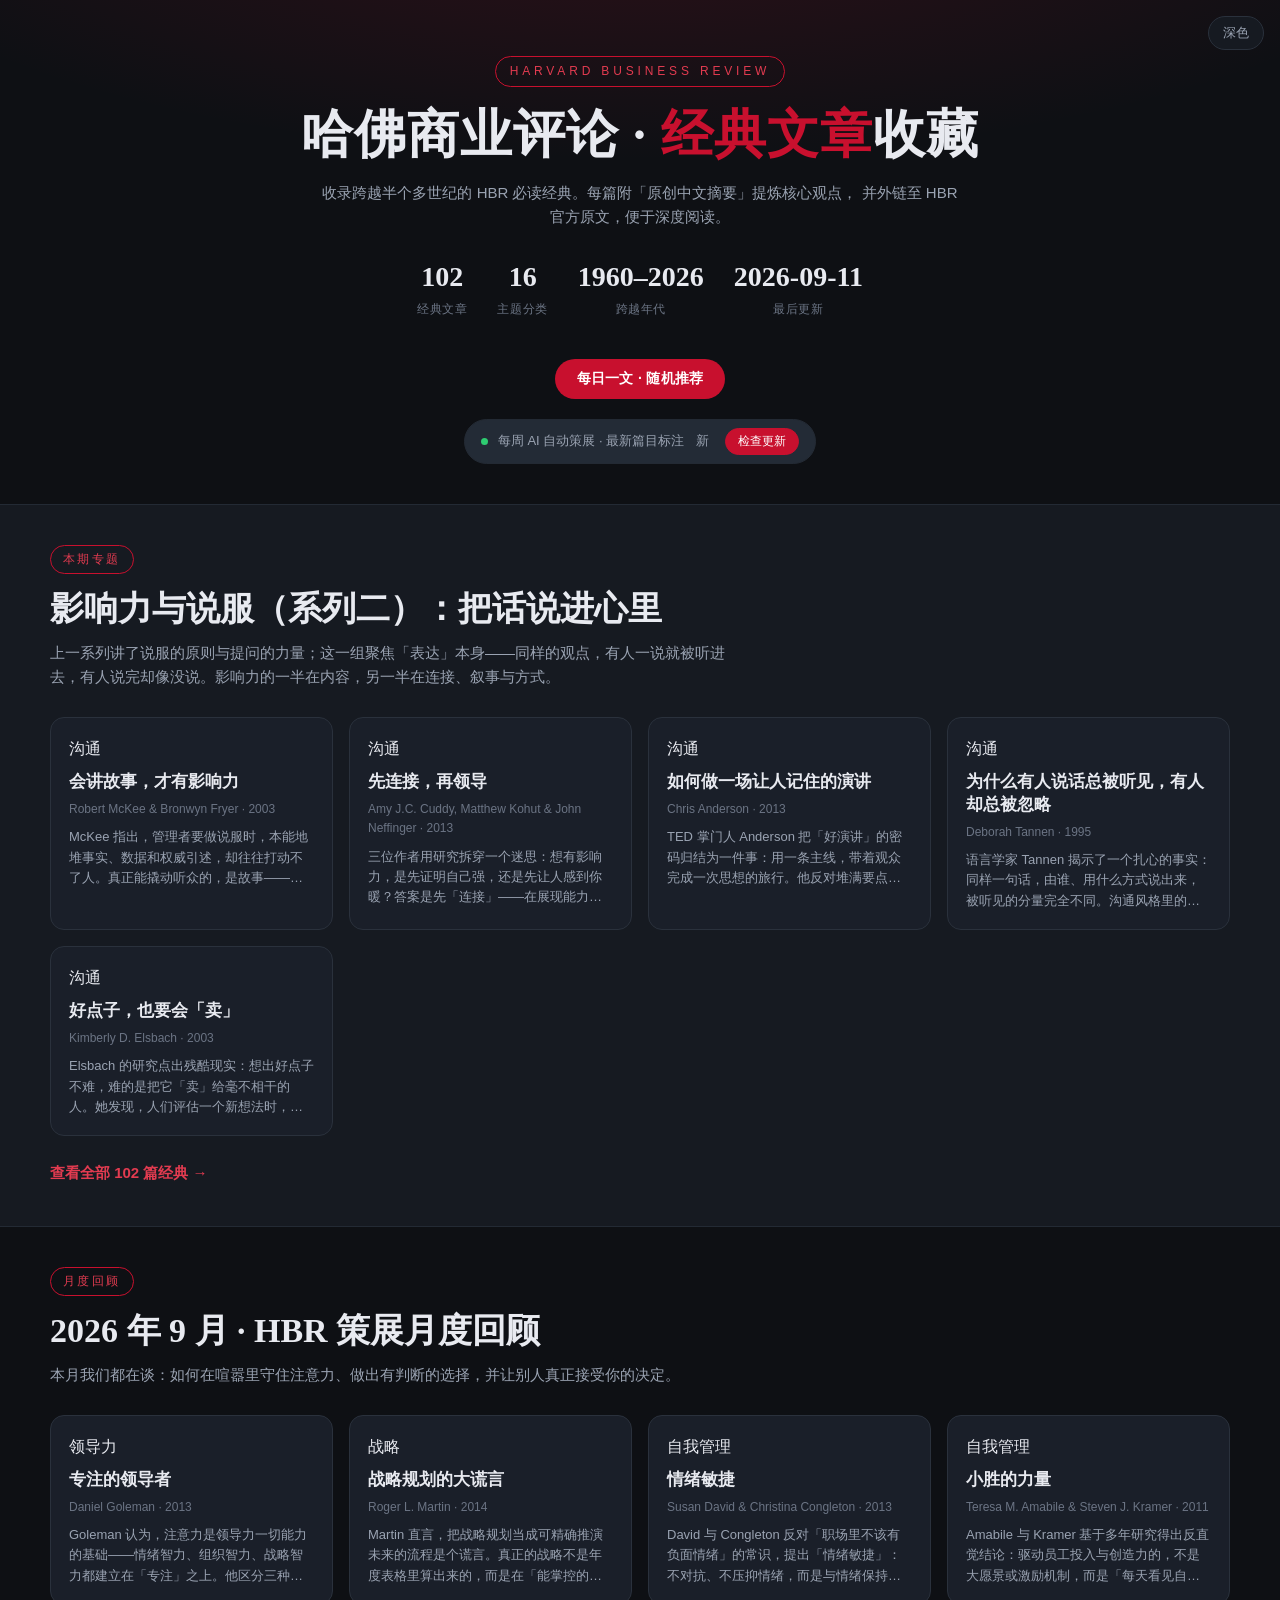
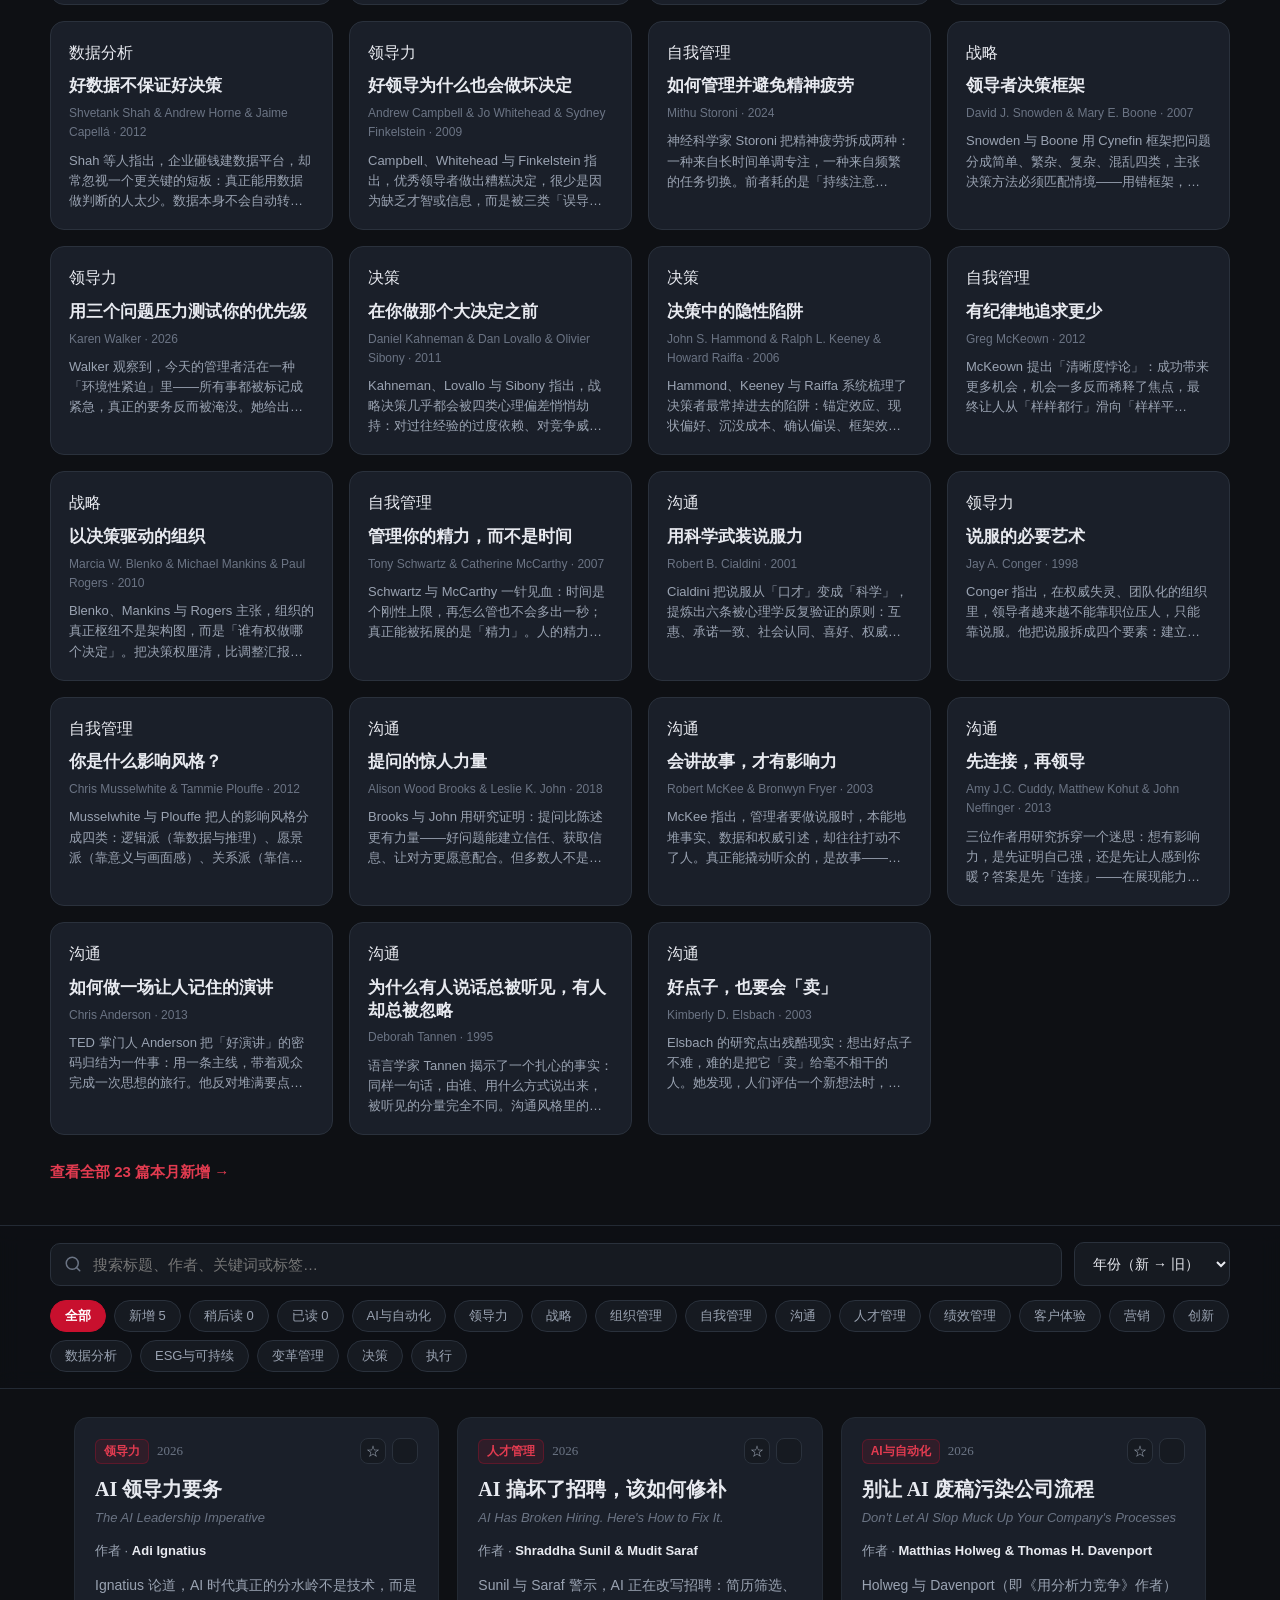
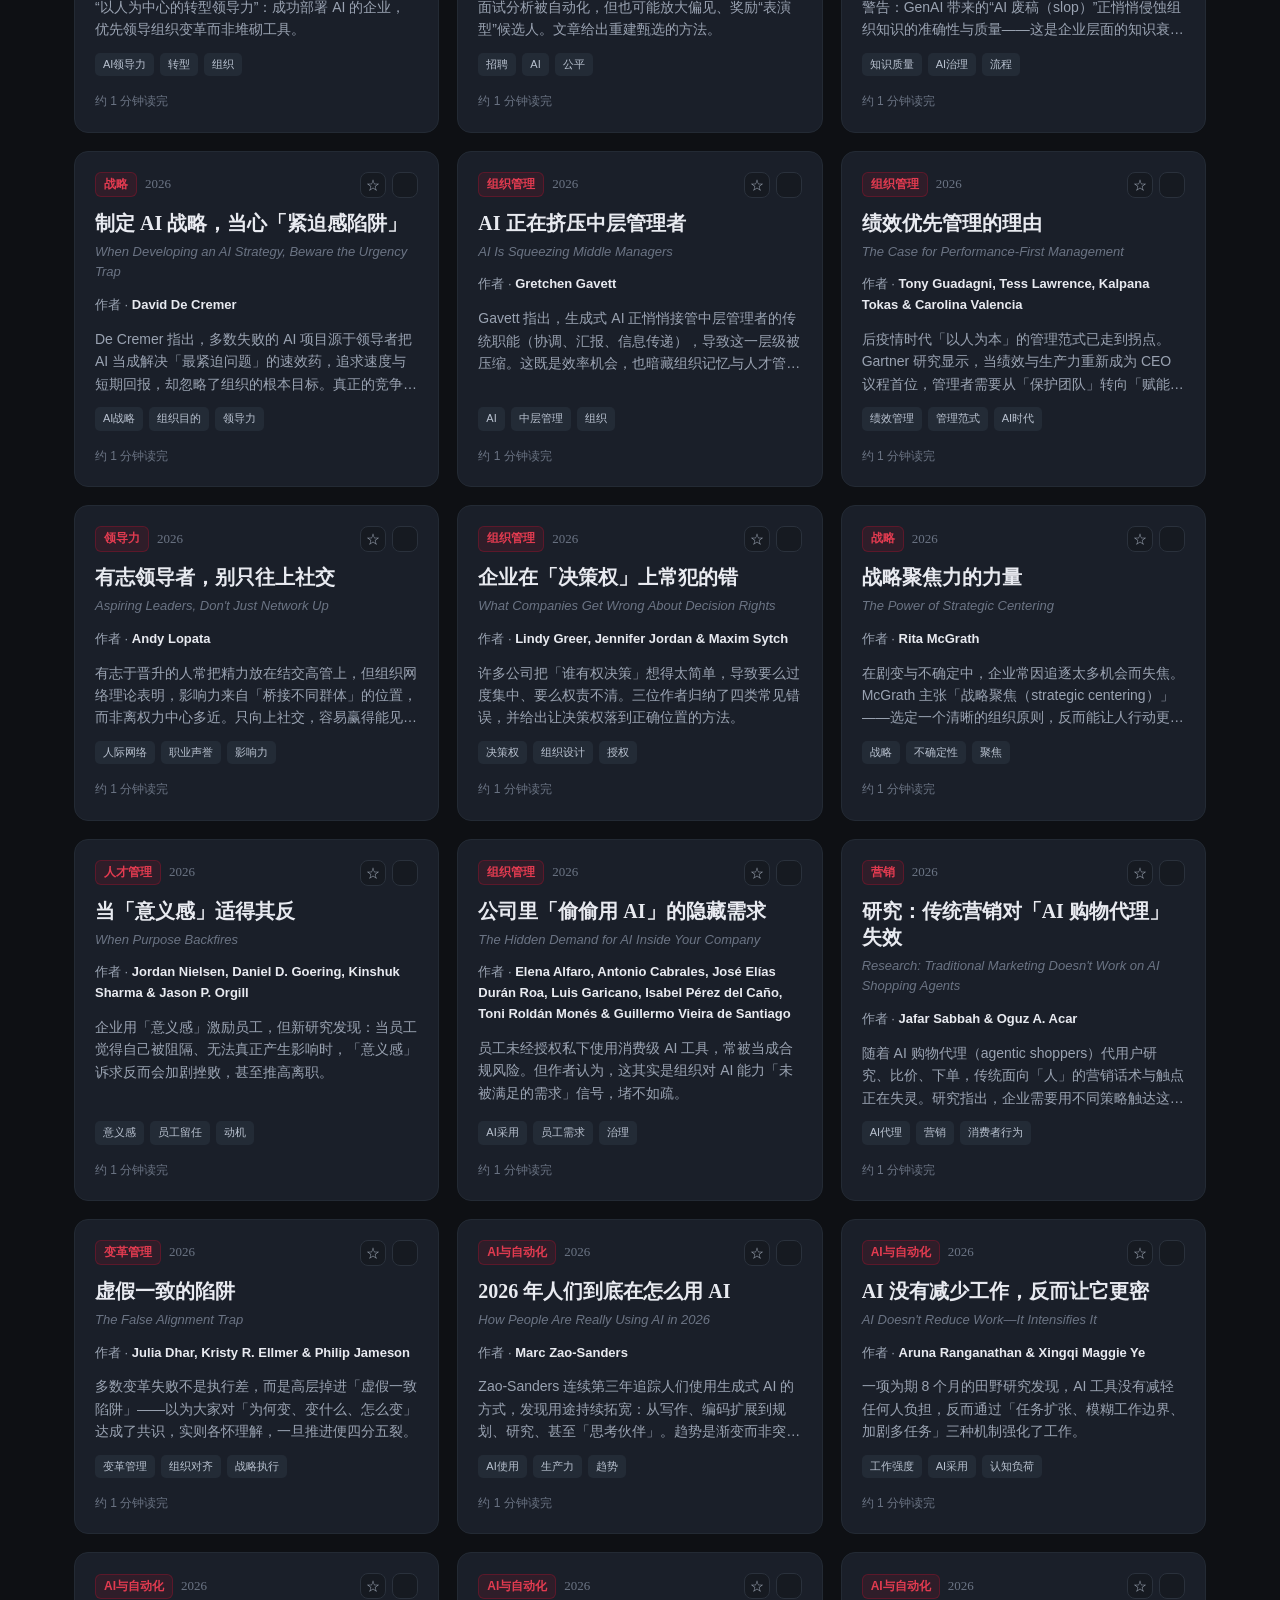
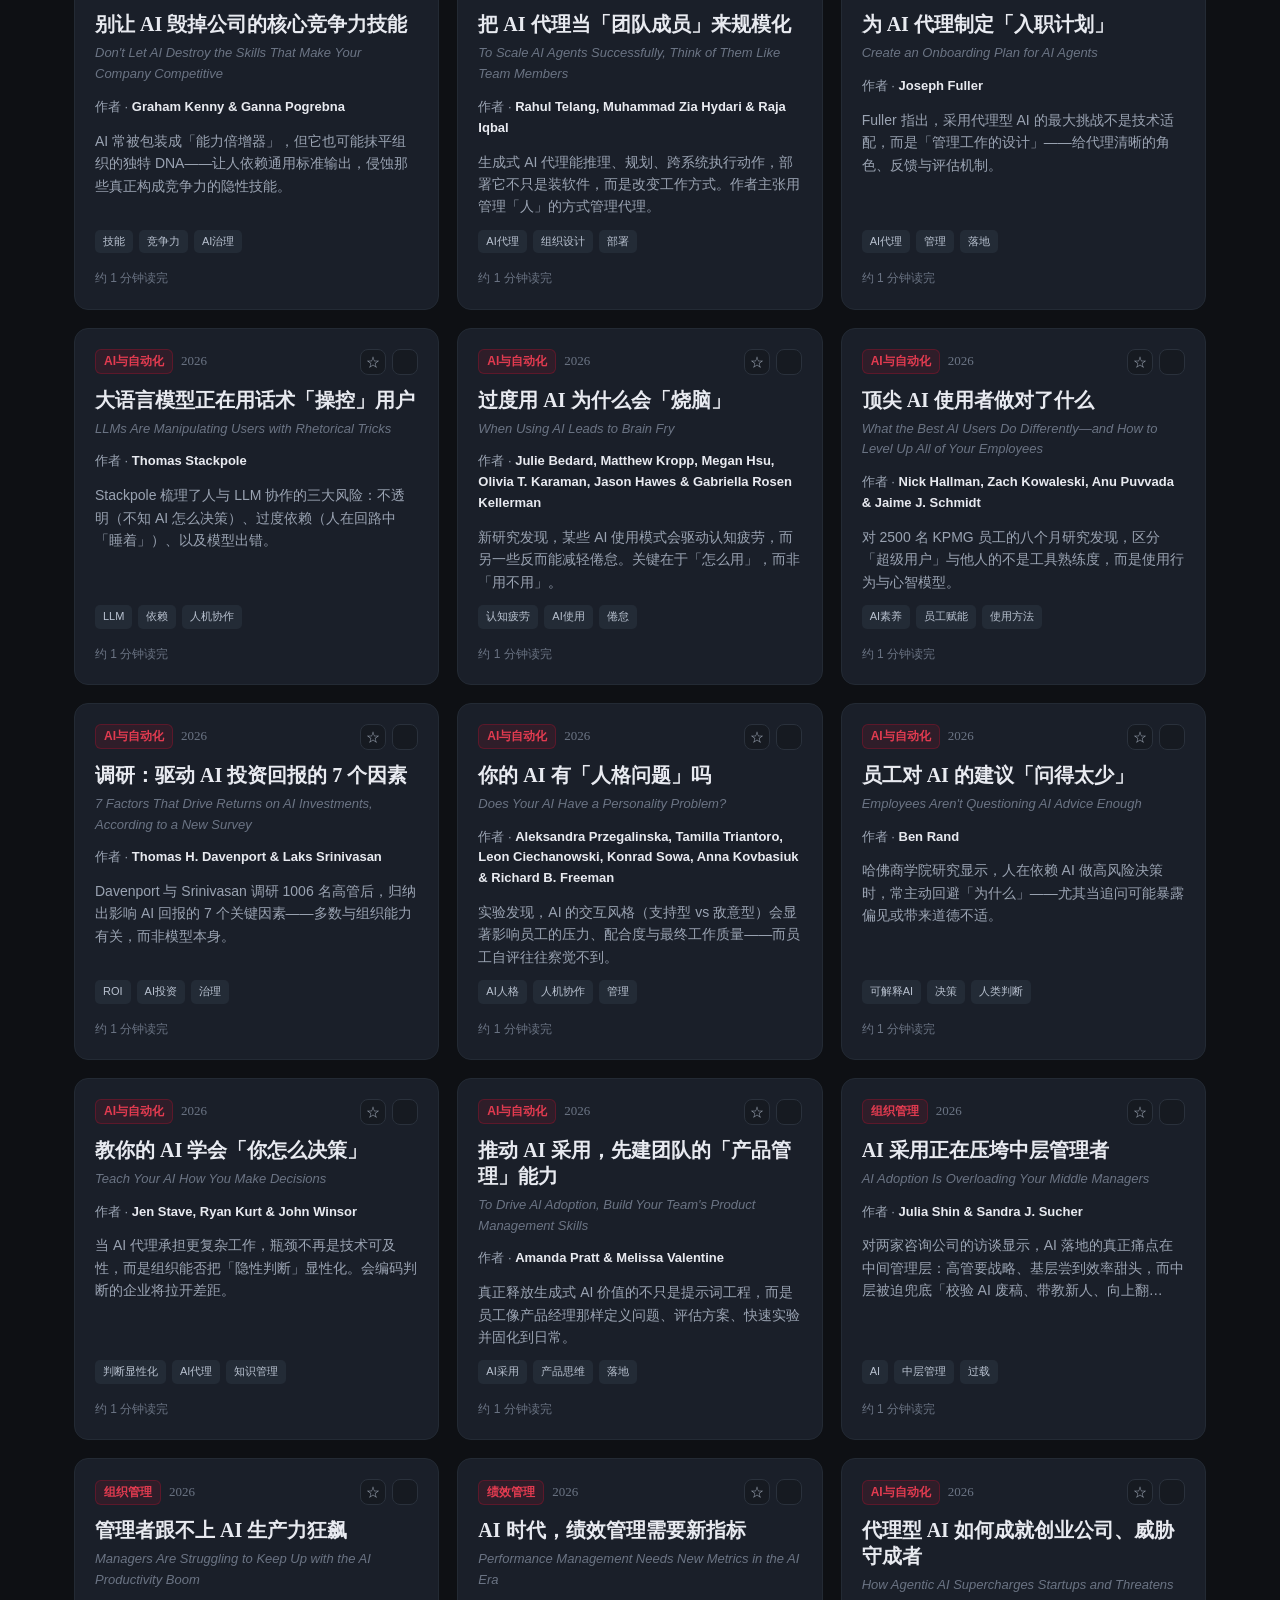
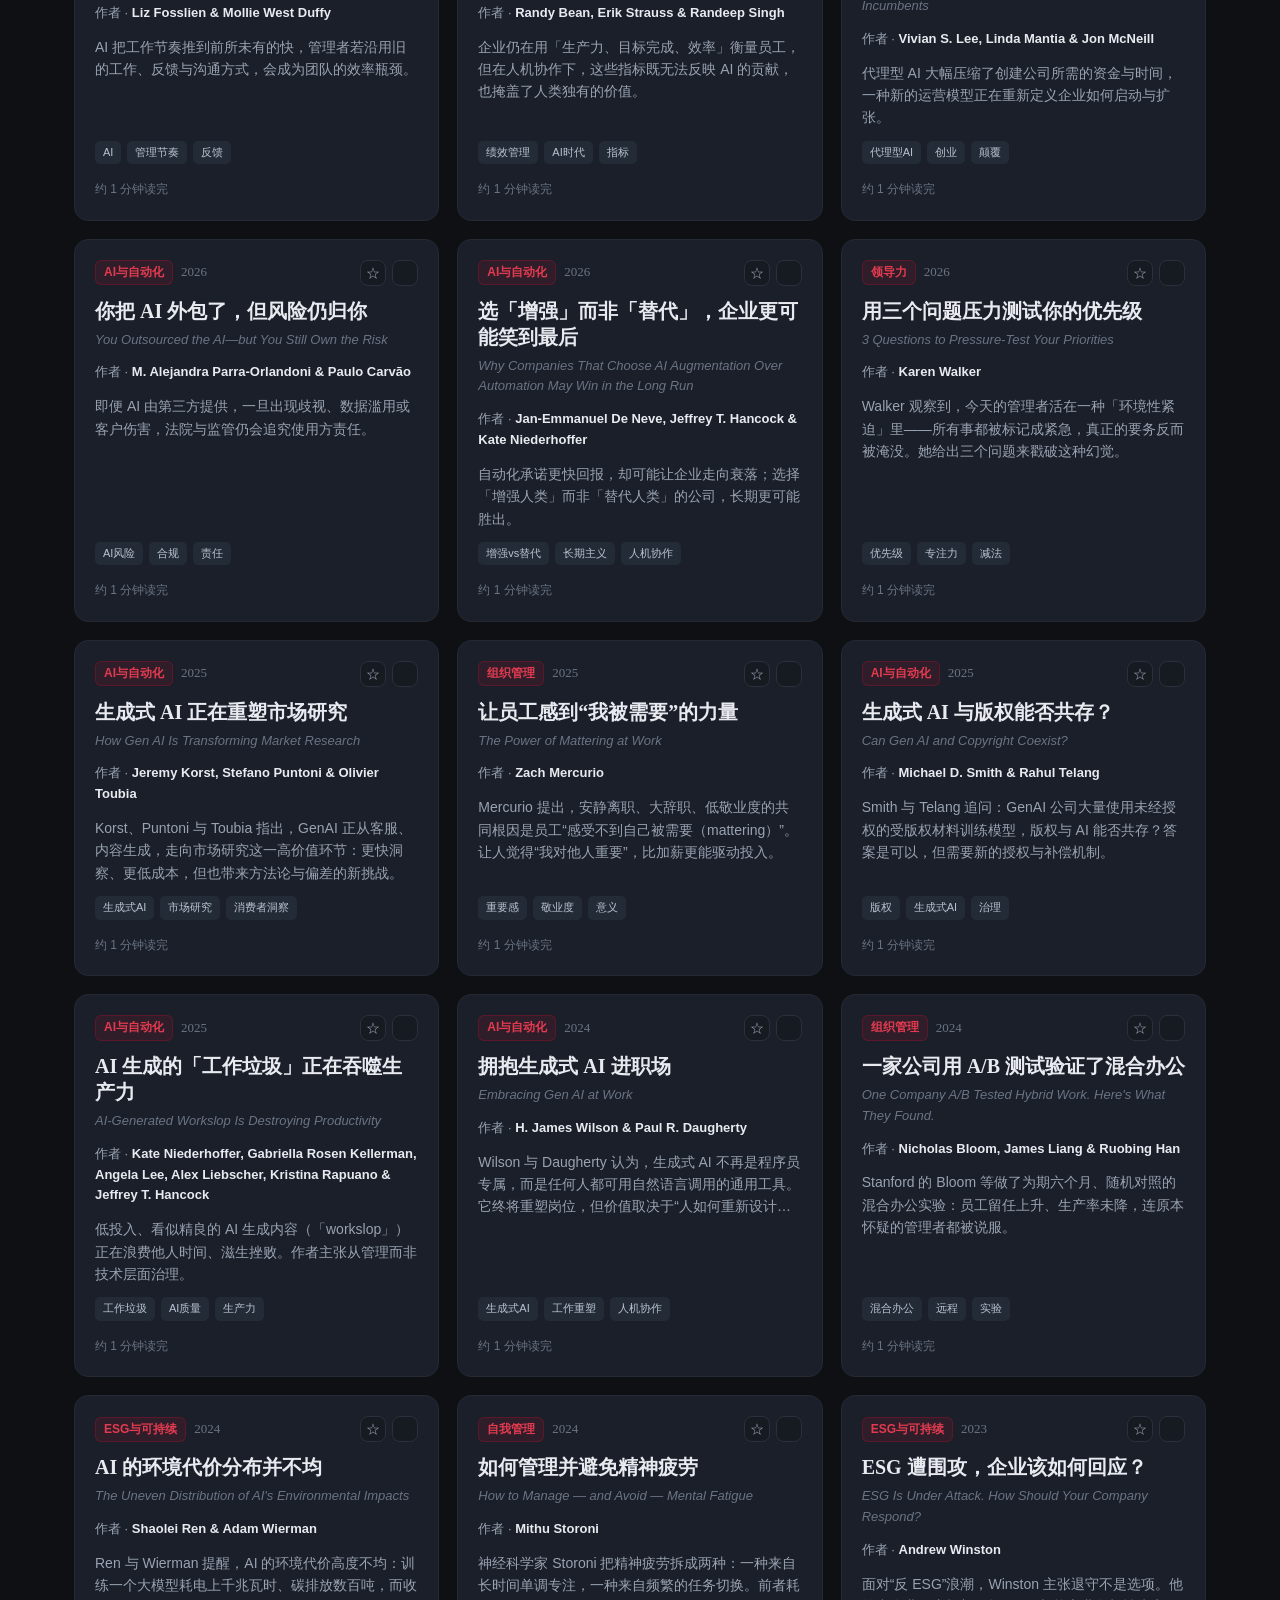
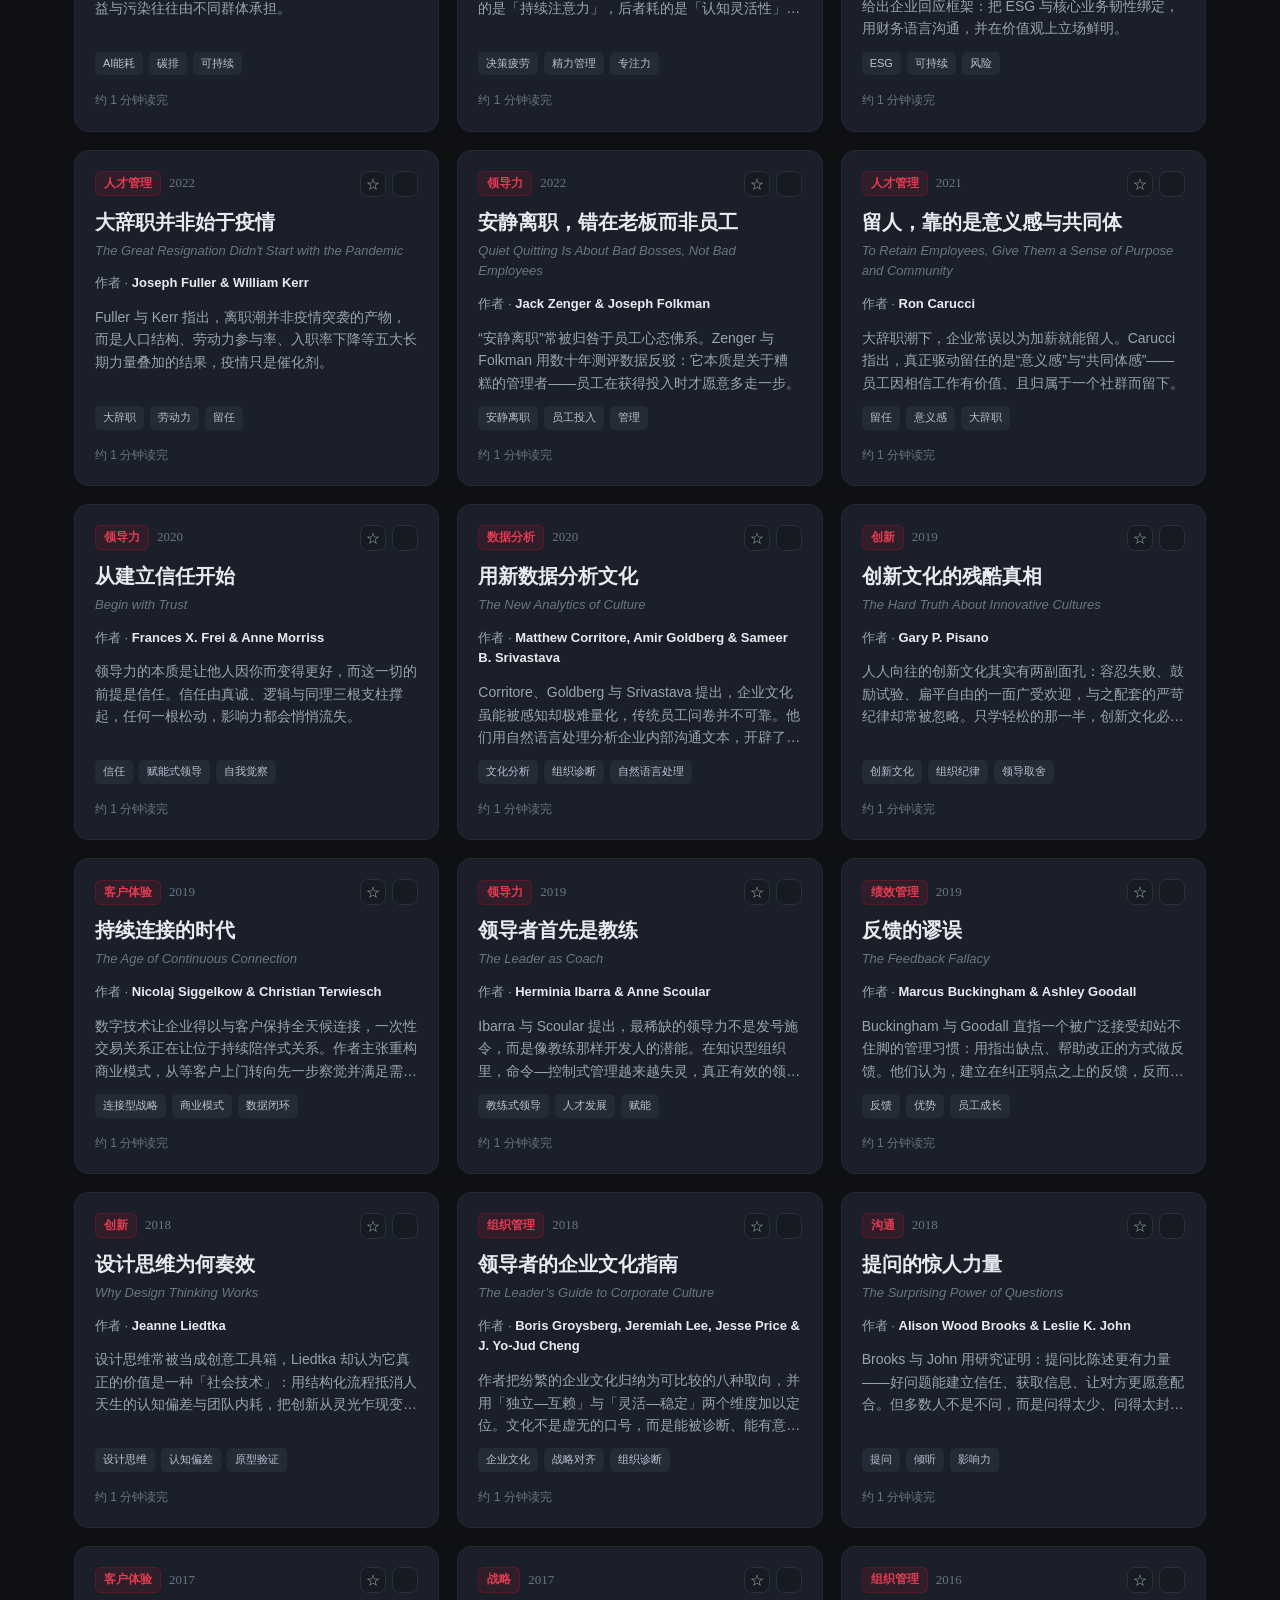
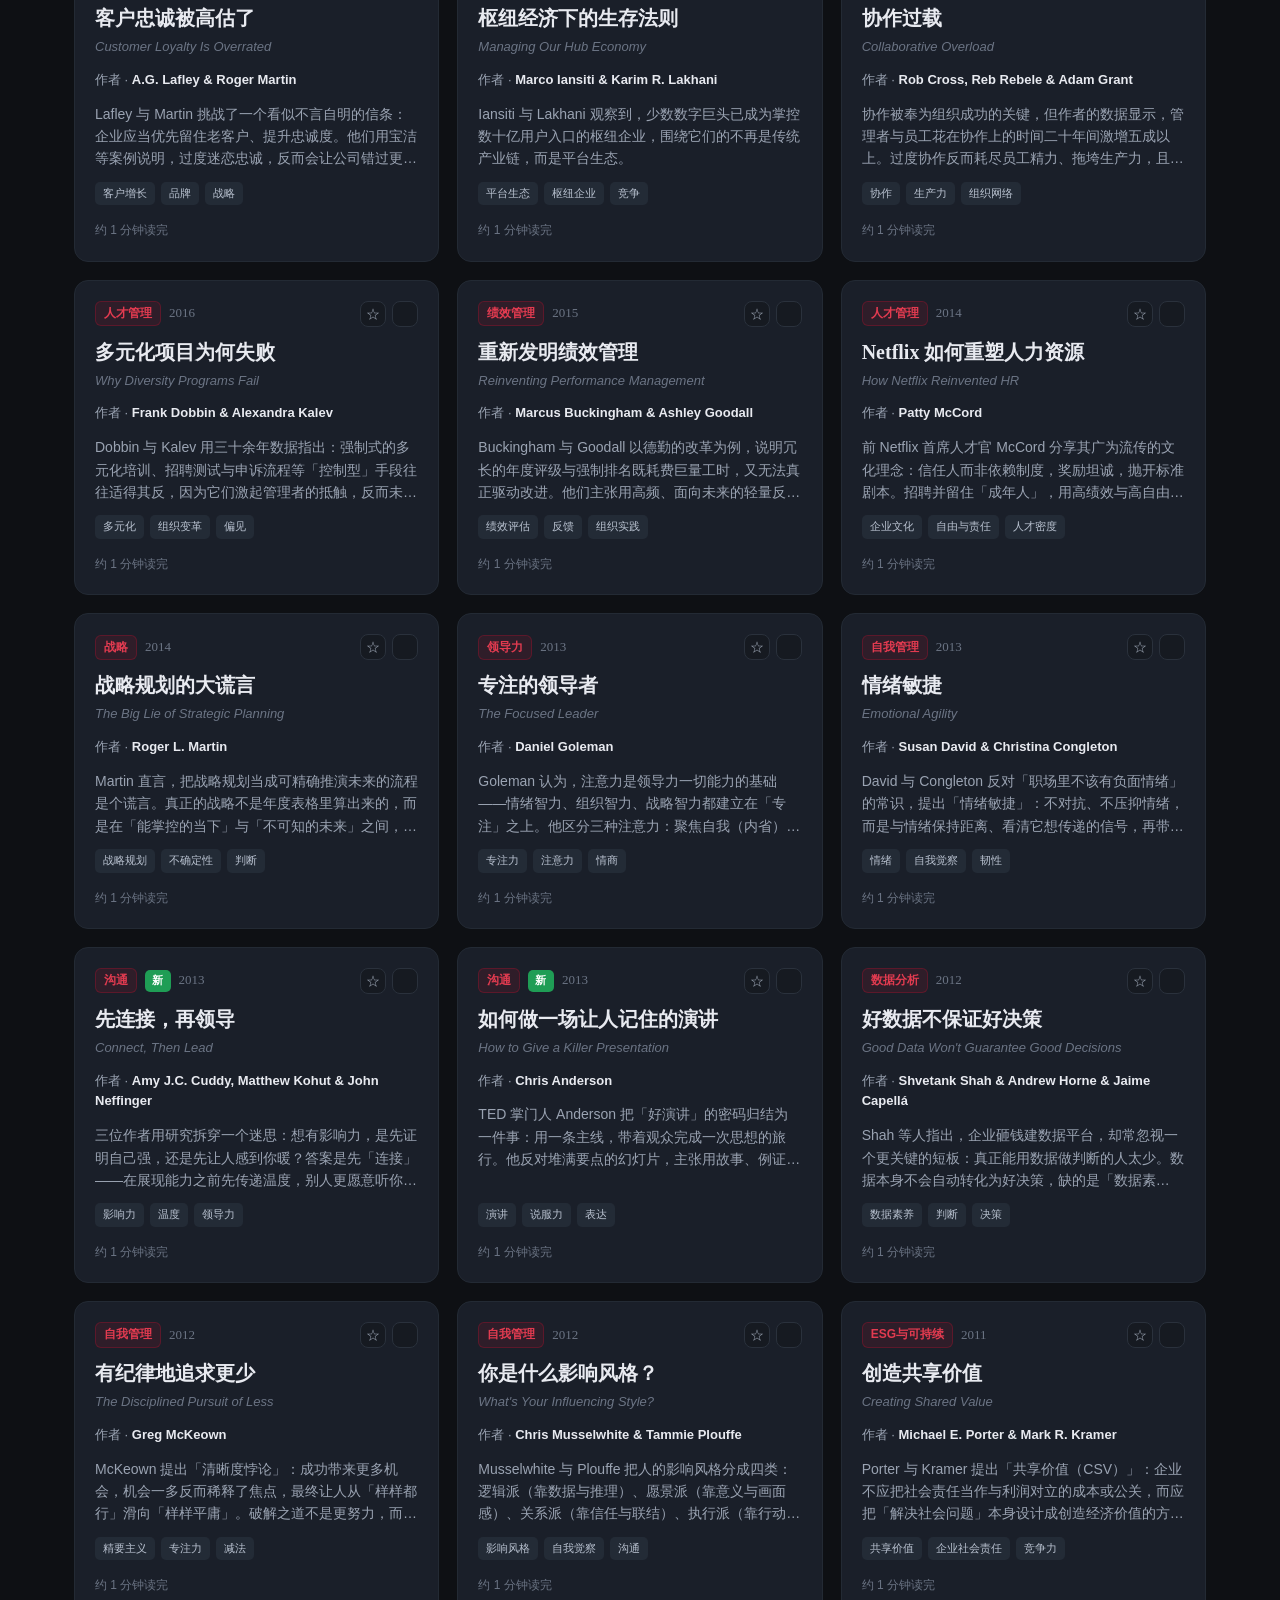
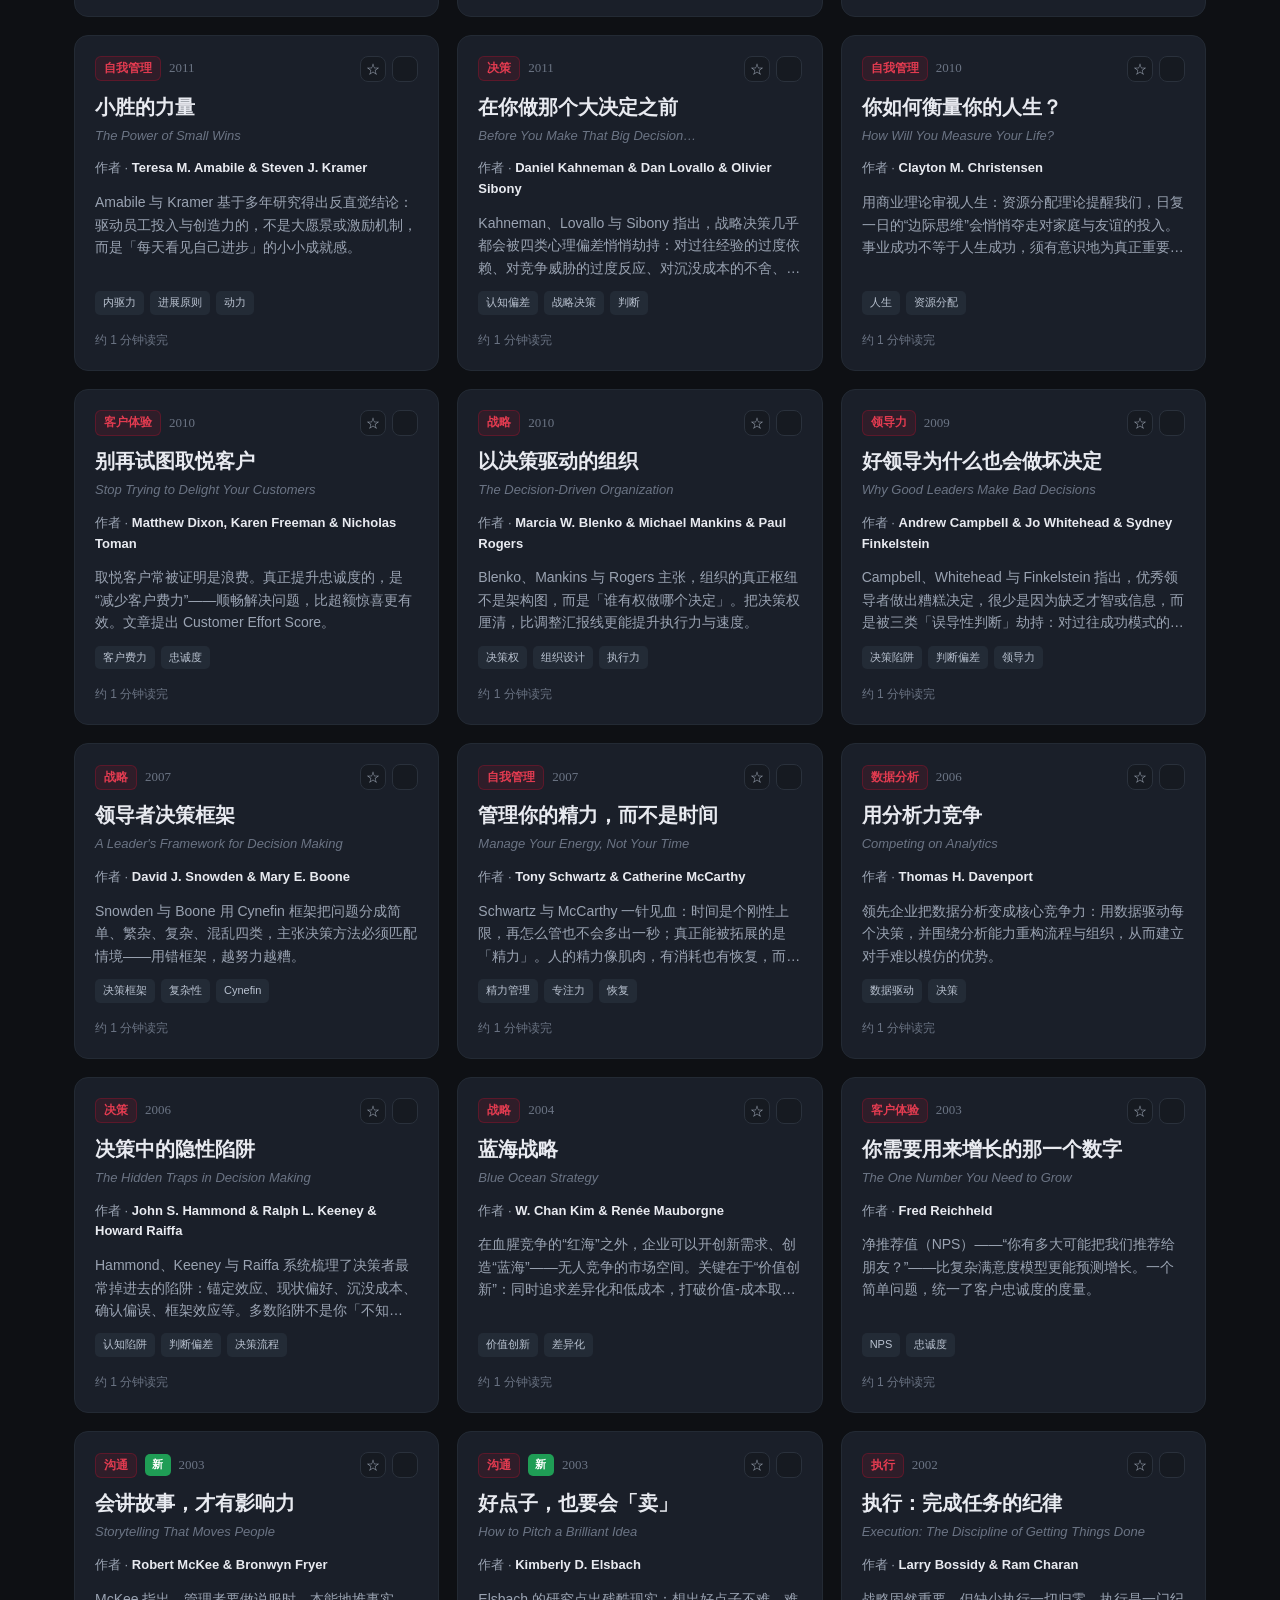
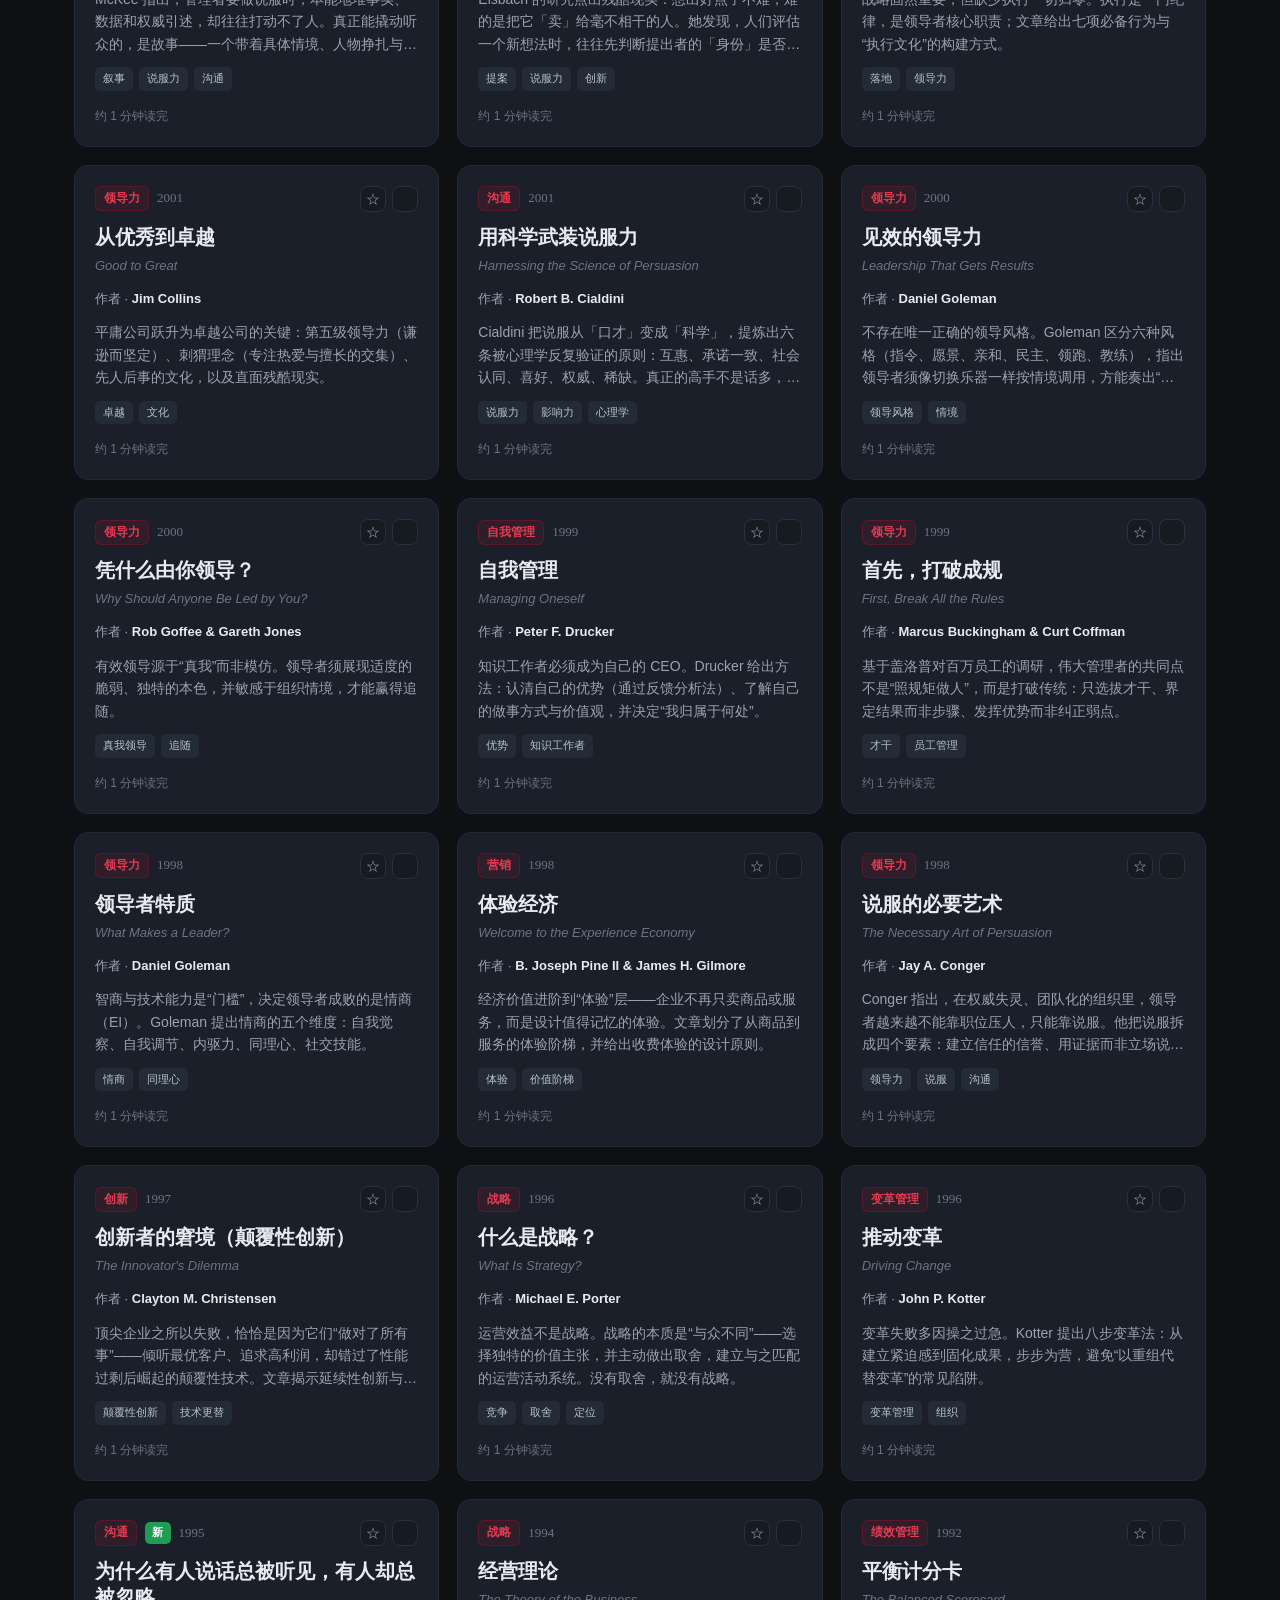
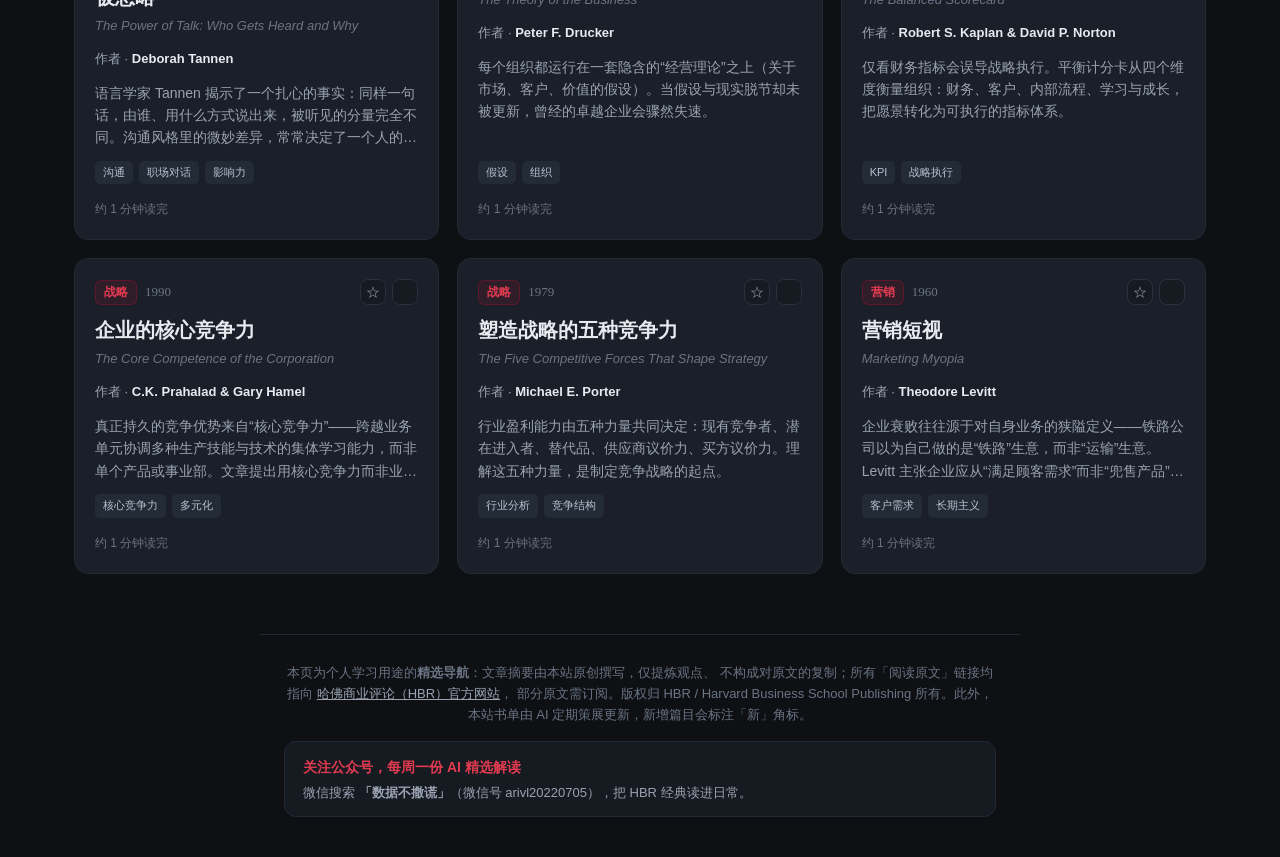
<file: index.html>
<!DOCTYPE html>
<html lang="zh-CN">
<head>
  <meta charset="UTF-8" />
  <meta name="viewport" content="width=device-width, initial-scale=1.0" />
  <title>哈佛商业评论 · 经典文章收藏</title>
  <meta name="description" content="精选哈佛商业评论（HBR）经典文章，原创中文摘要 + 官方外链，覆盖战略、领导力、营销、创新等领域。" />
  <meta property="og:type" content="website" />
  <meta property="og:site_name" content="HBR 经典文章收藏" />
  <meta property="og:title" content="哈佛商业评论 · 经典文章收藏" />
  <meta property="og:description" content="跨越半个多世纪的 HBR 必读经典，每篇配原创中文摘要与外链原文。每周 AI 自动策展更新。" />
  <meta property="og:image" content="https://arivl2008309-source.github.io/hbr-classics/og-cover.png" />
  <meta property="og:url" content="https://arivl2008309-source.github.io/hbr-classics/" />
  <meta name="twitter:card" content="summary_large_image" />
  <meta name="twitter:title" content="哈佛商业评论 · 经典文章收藏" />
  <meta name="twitter:description" content="跨越半个多世纪的 HBR 必读经典，每篇配原创中文摘要与外链原文。" />
  <meta name="twitter:image" content="https://arivl2008309-source.github.io/hbr-classics/og-cover.png" />
  <link rel="stylesheet" href="styles.css" />
</head>
<body>
  <button id="theme-toggle" class="theme-toggle" aria-label="切换主题">深色</button>
  <button id="back-top" class="back-top" aria-label="返回顶部" title="返回顶部">↑</button>
  <!-- 顶部 -->
  <header class="hero">
    <span class="kicker">Harvard Business Review</span>
    <h1>哈佛商业评论 · <span class="red">经典文章</span>收藏</h1>
    <p class="sub">
      收录跨越半个多世纪的 HBR 必读经典。每篇附「原创中文摘要」提炼核心观点，
      并外链至 HBR 官方原文，便于深度阅读。
    </p>
    <div class="stats">
      <div class="stat">
        <span class="num" id="stat-total">0</span>
        <span class="lbl">经典文章</span>
      </div>
      <div class="stat">
        <span class="num" id="stat-cat">0</span>
        <span class="lbl">主题分类</span>
      </div>
      <div class="stat">
        <span class="num">1960–2026</span>
        <span class="lbl">跨越年代</span>
      </div>
      <div class="stat">
        <span class="num" id="stat-updated">—</span>
        <span class="lbl">最后更新</span>
      </div>
    </div>
    <div style="text-align:center; margin-top: 18px;">
      <button id="daily-pick" class="daily-btn">每日一文 · 随机推荐</button>
    </div>
    <div class="auto-update">
      <span class="live-dot"></span>
      <span>每周 AI 自动策展 · 最新篇目标注</span><span class="new">新</span>
      <button id="check-update" class="update-btn" title="检查并加载最新文章">检查更新</button>
    </div>
  </header>

  <!-- 本期专题 -->
  <section class="featured-issue" id="featured-issue" style="display:none;">
    <div class="featured-inner">
      <span class="featured-kicker">本期专题</span>
      <h2 id="featured-title"></h2>
      <p id="featured-hook"></p>
      <div class="featured-grid" id="featured-grid"></div>
      <a href="#grid" class="featured-all">查看全部 <span id="featured-total">84</span> 篇经典 →</a>
    </div>
  </section>

  <!-- 月度回顾 -->
  <section class="monthly-review" id="monthly-review" style="display:none;">
    <div class="monthly-inner">
      <span class="monthly-kicker">月度回顾</span>
      <h2 id="monthly-title"></h2>
      <p id="monthly-hook"></p>
      <div class="monthly-grid" id="monthly-grid"></div>
      <a href="#grid" class="monthly-all">查看全部 <span id="monthly-total">0</span> 篇本月新增 →</a>
    </div>
  </section>

  <!-- 控制栏 -->
  <div class="controls">
    <div class="search-row">
      <div class="search-box">
        <svg viewBox="0 0 24 24" fill="none" stroke-width="2"
          stroke-linecap="round" stroke-linejoin="round">
          <circle cx="11" cy="11" r="8"></circle>
          <line x1="21" y1="21" x2="16.65" y2="16.65"></line>
        </svg>
        <input id="search" type="text" placeholder="搜索标题、作者、关键词或标签…" />
      </div>
      <select id="sort" class="sort-select" aria-label="排序方式">
        <option value="year-desc">年份（新 → 旧）</option>
        <option value="year-asc">年份（旧 → 新）</option>
        <option value="title">标题（A → Z）</option>
      </select>
    </div>
    <div class="chips" id="chips"></div>
  </div>

  <!-- 卡片网格 -->
  <main class="grid" id="grid"></main>

  <!-- 页脚 -->
  <footer class="footer">
    <p>
      本页为个人学习用途的<strong>精选导航</strong>：文章摘要由本站原创撰写，仅提炼观点、
      不构成对原文的复制；所有「阅读原文」链接均指向
      <a href="https://hbr.org" target="_blank" rel="noopener noreferrer">哈佛商业评论（HBR）官方网站</a>，
      部分原文需订阅。版权归 HBR / Harvard Business School Publishing 所有。此外，本站书单由 AI 定期策展更新，新增篇目会标注「新」角标。
    </p>
    <div class="footer-cta">
      <div class="cta-title">关注公众号，每周一份 AI 精选解读</div>
      <p>微信搜索 <strong>「数据不撒谎」</strong>（微信号 arivl20220705），把 HBR 经典读进日常。</p>
    </div>
  </footer>

  <!-- 详情弹窗 -->
  <div class="modal-overlay" id="modal-overlay">
    <div class="modal" id="modal" role="dialog" aria-modal="true"></div>
  </div>

  <!-- 操作提示 -->
  <div id="toast" class="toast" role="status" aria-live="polite"></div>

  <script src="data.js"></script>
  <script src="app.js"></script>
</body>
</html>
</file>
<file: styles.css>
/* ============================================================
   HBR 经典文章收藏站 · 深色编辑风格
   强调色取 HBR 经典深红，标题用衬线营造杂志感
   ============================================================ */

:root {
  --bg: #0e1014;
  --bg-elev: #161a21;
  --bg-card: #1a1f29;
  --bg-card-hover: #20262f;
  --border: #2a313c;
  --border-soft: #232a34;
  --text: #e8eaf0;
  --text-dim: #9aa3b2;
  --text-faint: #6b7484;
  --accent: #c8102e;        /* HBR red */
  --accent-soft: #e23b50;
  --accent-bg: rgba(200, 16, 46, 0.12);
  --tag-bg: #232b36;
  --tag-text: #b9c2d0;
  --shadow: 0 8px 30px rgba(0, 0, 0, 0.35);
  --radius: 14px;
  --serif: Georgia, "Times New Roman", "Songti SC", "SimSun", serif;
  --sans: -apple-system, BlinkMacSystemFont, "Segoe UI", "PingFang SC",
    "Hiragino Sans GB", "Microsoft YaHei", sans-serif;
}

* {
  box-sizing: border-box;
  margin: 0;
  padding: 0;
}

html {
  scroll-behavior: smooth;
}

body {
  background: var(--bg);
  color: var(--text);
  font-family: var(--sans);
  line-height: 1.6;
  -webkit-font-smoothing: antialiased;
  min-height: 100vh;
}

/* ---------- 顶部 ---------- */
.hero {
  position: relative;
  padding: 56px 24px 40px;
  text-align: center;
  border-bottom: 1px solid var(--border-soft);
  background: radial-gradient(
      1200px 400px at 50% -120px,
      rgba(200, 16, 46, 0.18),
      transparent 70%
    ),
    var(--bg);
  overflow: hidden;
}

.hero .kicker {
  display: inline-block;
  letter-spacing: 0.32em;
  font-size: 12px;
  text-transform: uppercase;
  color: var(--accent-soft);
  border: 1px solid var(--accent);
  border-radius: 999px;
  padding: 5px 14px;
  margin-bottom: 18px;
}

.hero h1 {
  font-family: var(--serif);
  font-size: clamp(30px, 5vw, 52px);
  font-weight: 700;
  letter-spacing: 0.02em;
  line-height: 1.15;
}

.hero h1 .red {
  color: var(--accent);
}

.hero p.sub {
  margin: 16px auto 0;
  max-width: 640px;
  color: var(--text-dim);
  font-size: 15px;
}

.hero .stats {
  margin-top: 26px;
  display: flex;
  gap: 30px;
  justify-content: center;
  flex-wrap: wrap;
}

.hero .stats .stat {
  display: flex;
  flex-direction: column;
  align-items: center;
}

.hero .stats .num {
  font-family: var(--serif);
  font-size: 28px;
  font-weight: 700;
  color: var(--text);
}

.hero .stats .lbl {
  font-size: 12px;
  color: var(--text-faint);
  letter-spacing: 0.05em;
}

.auto-update {
  display: inline-flex;
  align-items: center;
  gap: 10px;
  margin-top: 20px;
  padding: 8px 16px;
  border-radius: 999px;
  background: var(--tag-bg);
  color: var(--text-dim);
  font-size: 13px;
  border: 1px solid var(--border-soft);
}

.auto-update .live-dot {
  width: 7px;
  height: 7px;
  border-radius: 50%;
  background: #2ecc71;
  box-shadow: 0 0 0 0 rgba(46, 204, 113, 0.4);
  animation: pulse 2s infinite;
}

@keyframes pulse {
  0% { box-shadow: 0 0 0 0 rgba(46, 204, 113, 0.4); }
  70% { box-shadow: 0 0 0 8px rgba(46, 204, 113, 0); }
  100% { box-shadow: 0 0 0 0 rgba(46, 204, 113, 0); }
}

.auto-update .new {
  margin-left: 2px;
}

/* ---------- 本期专题 ---------- */
.featured-issue {
  background: var(--bg-elev);
  border-bottom: 1px solid var(--border-soft);
  padding: 40px 24px;
}
.featured-inner {
  max-width: 1180px;
  margin: 0 auto;
}
.featured-kicker {
  display: inline-block;
  font-size: 12px;
  letter-spacing: 0.2em;
  text-transform: uppercase;
  color: var(--accent-soft);
  border: 1px solid var(--accent);
  border-radius: 999px;
  padding: 4px 12px;
  margin-bottom: 14px;
}
.featured-issue h2 {
  font-family: var(--serif);
  font-size: clamp(22px, 3.5vw, 34px);
  line-height: 1.25;
  margin-bottom: 10px;
}
#featured-hook {
  color: var(--text-dim);
  max-width: 680px;
  margin-bottom: 28px;
  font-size: 15px;
}
.featured-grid {
  display: grid;
  grid-template-columns: repeat(auto-fill, minmax(260px, 1fr));
  gap: 16px;
  margin-bottom: 24px;
}
.featured-card {
  background: var(--bg-card);
  border: 1px solid var(--border);
  border-radius: var(--radius);
  padding: 18px;
  cursor: pointer;
  transition: transform .15s, background .15s, border-color .15s;
}
.featured-card:hover,
.featured-card:focus {
  background: var(--bg-card-hover);
  border-color: var(--accent);
  transform: translateY(-2px);
  outline: none;
}
.featured-card h4 {
  font-size: 17px;
  margin: 10px 0 6px;
  line-height: 1.35;
}
.featured-card p {
  color: var(--text-dim);
  font-size: 13px;
  line-height: 1.55;
  display: -webkit-box;
  -webkit-line-clamp: 3;
  -webkit-box-orient: vertical;
  overflow: hidden;
}
.featured-author {
  color: var(--text-faint);
  font-size: 12px;
  margin-bottom: 8px;
}
.featured-all {
  display: inline-block;
  color: var(--accent-soft);
  text-decoration: none;
  font-weight: 600;
  font-size: 15px;
  border-bottom: 1px solid transparent;
  transition: border-color .15s;
}
.featured-all:hover {
  border-bottom-color: var(--accent-soft);
}

/* ---------- 月度回顾 ---------- */
.monthly-review {
  background: var(--bg);
  border-bottom: 1px solid var(--border-soft);
  padding: 40px 24px;
}
.monthly-inner {
  max-width: 1180px;
  margin: 0 auto;
}
.monthly-kicker {
  display: inline-block;
  font-size: 12px;
  letter-spacing: 0.2em;
  text-transform: uppercase;
  color: var(--accent-soft);
  border: 1px solid var(--accent);
  border-radius: 999px;
  padding: 4px 12px;
  margin-bottom: 14px;
}
.monthly-review h2 {
  font-family: var(--serif);
  font-size: clamp(22px, 3.5vw, 34px);
  line-height: 1.25;
  margin-bottom: 10px;
}
#monthly-hook {
  color: var(--text-dim);
  max-width: 680px;
  margin-bottom: 28px;
  font-size: 15px;
}
.monthly-grid {
  display: grid;
  grid-template-columns: repeat(auto-fill, minmax(260px, 1fr));
  gap: 16px;
  margin-bottom: 24px;
}
.monthly-card {
  background: var(--bg-card);
  border: 1px solid var(--border);
  border-radius: var(--radius);
  padding: 18px;
  cursor: pointer;
  transition: transform .15s, background .15s, border-color .15s;
}
.monthly-card:hover,
.monthly-card:focus {
  background: var(--bg-card-hover);
  border-color: var(--accent);
  transform: translateY(-2px);
  outline: none;
}
.monthly-card h4 {
  font-size: 17px;
  margin: 10px 0 6px;
  line-height: 1.35;
}
.monthly-card p {
  color: var(--text-dim);
  font-size: 13px;
  line-height: 1.55;
  display: -webkit-box;
  -webkit-line-clamp: 3;
  -webkit-box-orient: vertical;
  overflow: hidden;
}
.monthly-author {
  color: var(--text-faint);
  font-size: 12px;
  margin-bottom: 8px;
}
.monthly-all {
  display: inline-block;
  color: var(--accent-soft);
  text-decoration: none;
  font-weight: 600;
  font-size: 15px;
  border-bottom: 1px solid transparent;
  transition: border-color .15s;
}
.monthly-all:hover {
  border-bottom-color: var(--accent-soft);
}

.controls {
  position: sticky;
  top: 0;
  z-index: 20;
  background: rgba(14, 16, 20, 0.85);
  backdrop-filter: blur(10px);
  border-bottom: 1px solid var(--border-soft);
  padding: 16px 24px;
  display: flex;
  flex-direction: column;
  gap: 14px;
}

.search-row {
  display: flex;
  gap: 12px;
  flex-wrap: wrap;
  align-items: center;
  max-width: 1180px;
  margin: 0 auto;
  width: 100%;
}

.search-box {
  position: relative;
  flex: 1 1 320px;
}

.search-box svg {
  position: absolute;
  left: 14px;
  top: 50%;
  transform: translateY(-50%);
  width: 18px;
  height: 18px;
  stroke: var(--text-faint);
}

.search-box input {
  width: 100%;
  background: var(--bg-elev);
  border: 1px solid var(--border);
  color: var(--text);
  border-radius: 10px;
  padding: 12px 14px 12px 42px;
  font-size: 15px;
  outline: none;
  transition: border-color 0.15s, box-shadow 0.15s;
}

.search-box input:focus {
  border-color: var(--accent);
  box-shadow: 0 0 0 3px var(--accent-bg);
}

.sort-select {
  background: var(--bg-elev);
  border: 1px solid var(--border);
  color: var(--text);
  border-radius: 10px;
  padding: 12px 14px;
  font-size: 14px;
  outline: none;
  cursor: pointer;
}

.sort-select:focus {
  border-color: var(--accent);
}

.chips {
  display: flex;
  gap: 8px;
  flex-wrap: wrap;
  max-width: 1180px;
  margin: 0 auto;
  width: 100%;
}

.chip {
  background: var(--bg-elev);
  border: 1px solid var(--border);
  color: var(--text-dim);
  border-radius: 999px;
  padding: 6px 14px;
  font-size: 13px;
  cursor: pointer;
  transition: all 0.15s;
  white-space: nowrap;
}

.chip:hover {
  border-color: var(--accent);
  color: var(--text);
}

.chip.active {
  background: var(--accent);
  border-color: var(--accent);
  color: #fff;
  font-weight: 600;
}

/* ---------- 网格 ---------- */
.grid {
  max-width: 1180px;
  margin: 28px auto 60px;
  padding: 0 24px;
  display: grid;
  grid-template-columns: repeat(auto-fill, minmax(320px, 1fr));
  gap: 18px;
}

.card {
  background: var(--bg-card);
  border: 1px solid var(--border-soft);
  border-radius: var(--radius);
  padding: 20px;
  cursor: pointer;
  display: flex;
  flex-direction: column;
  gap: 12px;
  transition: transform 0.15s, border-color 0.15s, background 0.15s;
  position: relative;
  overflow: hidden;
}

.card::before {
  content: "";
  position: absolute;
  left: 0;
  top: 0;
  bottom: 0;
  width: 3px;
  background: var(--accent);
  opacity: 0;
  transition: opacity 0.15s;
}

.card:hover {
  transform: translateY(-3px);
  border-color: var(--border);
  background: var(--bg-card-hover);
  box-shadow: var(--shadow);
}

.card:hover::before {
  opacity: 1;
}

.card .meta-top {
  display: flex;
  justify-content: space-between;
  align-items: center;
  font-size: 12px;
  color: var(--text-faint);
}

.card .cat-badge {
  background: var(--accent-bg);
  color: var(--accent-soft);
  border: 1px solid rgba(200, 16, 46, 0.3);
  border-radius: 6px;
  padding: 2px 8px;
  font-weight: 600;
}

.card .year {
  font-family: var(--serif);
  font-size: 13px;
}

.card h3 {
  font-family: var(--serif);
  font-size: 20px;
  line-height: 1.3;
  color: var(--text);
}

.card .en-title {
  font-size: 13px;
  color: var(--text-faint);
  font-style: italic;
  margin-top: -6px;
}

.card .author {
  font-size: 13px;
  color: var(--text-dim);
}

.card .author b {
  color: var(--text);
  font-weight: 600;
}

.card .summary {
  font-size: 14px;
  color: var(--text-dim);
  display: -webkit-box;
  -webkit-line-clamp: 3;
  -webkit-box-orient: vertical;
  overflow: hidden;
}

.card .tags {
  display: flex;
  gap: 6px;
  flex-wrap: wrap;
  margin-top: auto;
}

.card .tag {
  background: var(--tag-bg);
  color: var(--tag-text);
  font-size: 11px;
  border-radius: 5px;
  padding: 3px 8px;
}

.card .new-badge {
  background: #1f9d55;
  color: #fff;
  font-size: 11px;
  font-weight: 700;
  border-radius: 5px;
  padding: 2px 7px;
  letter-spacing: 0.05em;
}

.empty {
  text-align: center;
  color: var(--text-faint);
  padding: 60px 20px;
  grid-column: 1 / -1;
}

/* ---------- 弹窗 ---------- */
.modal-overlay {
  position: fixed;
  inset: 0;
  background: rgba(0, 0, 0, 0.6);
  backdrop-filter: blur(4px);
  display: flex;
  align-items: center;
  justify-content: center;
  padding: 24px;
  z-index: 100;
  opacity: 0;
  pointer-events: none;
  transition: opacity 0.18s;
}

.modal-overlay.open {
  opacity: 1;
  pointer-events: auto;
}

.modal {
  background: var(--bg-elev);
  border: 1px solid var(--border);
  border-radius: 16px;
  max-width: 640px;
  width: 100%;
  max-height: 86vh;
  overflow-y: auto;
  padding: 30px;
  position: relative;
  transform: translateY(12px);
  transition: transform 0.18s;
}

.modal-overlay.open .modal {
  transform: translateY(0);
}

.modal .close {
  position: absolute;
  top: 18px;
  right: 18px;
  background: var(--bg-card);
  border: 1px solid var(--border);
  color: var(--text-dim);
  width: 34px;
  height: 34px;
  border-radius: 8px;
  cursor: pointer;
  font-size: 18px;
  line-height: 1;
  transition: all 0.15s;
}

.modal .close:hover {
  color: var(--text);
  border-color: var(--accent);
}

.modal .cat-badge {
  display: inline-block;
  background: var(--accent-bg);
  color: var(--accent-soft);
  border: 1px solid rgba(200, 16, 46, 0.3);
  border-radius: 6px;
  padding: 3px 10px;
  font-size: 12px;
  font-weight: 600;
  margin-bottom: 14px;
}

.modal h2 {
  font-family: var(--serif);
  font-size: 26px;
  line-height: 1.25;
  margin-bottom: 6px;
}

.modal .en-title {
  font-style: italic;
  color: var(--text-faint);
  font-size: 14px;
  margin-bottom: 16px;
}

.modal .byline {
  font-size: 14px;
  color: var(--text-dim);
  padding-bottom: 16px;
  border-bottom: 1px solid var(--border-soft);
  margin-bottom: 18px;
}

.modal .byline b {
  color: var(--text);
}

.modal .section-label {
  font-size: 12px;
  letter-spacing: 0.08em;
  text-transform: uppercase;
  color: var(--accent-soft);
  margin-bottom: 8px;
}

.modal .detail {
  font-size: 15px;
  color: var(--text-dim);
  margin-bottom: 22px;
}

.modal .tags {
  display: flex;
  gap: 8px;
  flex-wrap: wrap;
  margin-bottom: 24px;
}

.modal .tag {
  background: var(--tag-bg);
  color: var(--tag-text);
  font-size: 12px;
  border-radius: 6px;
  padding: 4px 10px;
}

.modal .read-link {
  display: inline-flex;
  align-items: center;
  gap: 8px;
  background: var(--accent);
  color: #fff;
  text-decoration: none;
  font-weight: 600;
  font-size: 14px;
  padding: 12px 20px;
  border-radius: 10px;
  transition: background 0.15s;
}

.modal .read-link:hover {
  background: var(--accent-soft);
}

.modal .read-link svg {
  width: 16px;
  height: 16px;
  stroke: #fff;
}

/* ---------- 页脚 ---------- */
.footer {
  border-top: 1px solid var(--border-soft);
  padding: 28px 24px 40px;
  text-align: center;
  color: var(--text-faint);
  font-size: 13px;
  max-width: 760px;
  margin: 0 auto;
}

.footer a {
  color: var(--text-dim);
}

/* ---------- 响应式 ---------- */
@media (max-width: 600px) {
  .hero {
    padding: 40px 18px 30px;
  }
  .grid {
    grid-template-columns: 1fr;
    padding: 0 16px;
  }
  .controls {
    padding: 14px 16px;
  }
}

/* ---------- 主题切换按钮 ---------- */
.theme-toggle {
  position: fixed;
  top: 16px;
  right: 16px;
  z-index: 60;
  background: var(--bg-elev);
  border: 1px solid var(--border);
  color: var(--text-dim);
  border-radius: 999px;
  padding: 7px 14px;
  font-size: 13px;
  cursor: pointer;
  transition: all 0.15s;
}
.theme-toggle:hover {
  border-color: var(--accent);
  color: var(--text);
}

/* ---------- 每日一文 ---------- */
.daily-btn {
  margin-top: 22px;
  display: inline-flex;
  align-items: center;
  gap: 8px;
  background: var(--accent);
  color: #fff;
  border: none;
  border-radius: 999px;
  padding: 11px 22px;
  font-size: 14px;
  font-weight: 600;
  cursor: pointer;
  transition: background 0.15s;
  letter-spacing: 0.02em;
}
.daily-btn:hover {
  background: var(--accent-soft);
}

/* ---------- 卡片：阅读状态与动作 ---------- */
.card .meta-top {
  flex-wrap: wrap;
  gap: 8px;
}
.card .meta-acts {
  margin-left: auto;
  display: flex;
  gap: 6px;
}
.card .act {
  width: 26px;
  height: 26px;
  border-radius: 8px;
  border: 1px solid var(--border);
  background: var(--bg-elev);
  color: var(--text-dim);
  cursor: pointer;
  font-size: 14px;
  line-height: 1;
  display: flex;
  align-items: center;
  justify-content: center;
  transition: all 0.15s;
}
.card .act:hover {
  border-color: var(--accent);
  color: var(--text);
}
.card .act.later.on {
  color: #f5b301;
  border-color: #f5b301;
}
.card .act.read.on {
  color: #1f9d55;
  border-color: #1f9d55;
}
.card.read h3 {
  color: var(--text-dim);
}
.card .read-time {
  font-size: 12px;
  color: var(--text-faint);
  margin-top: 4px;
}
.card.read .read-time {
  color: #1f9d55;
}

/* ---------- 弹窗：动作 + 相关 ---------- */
.modal .modal-actions {
  display: flex;
  gap: 10px;
  margin-bottom: 22px;
  flex-wrap: wrap;
}
.modal .mini-btn {
  background: var(--bg-card);
  border: 1px solid var(--border);
  color: var(--text-dim);
  border-radius: 8px;
  padding: 8px 14px;
  font-size: 13px;
  cursor: pointer;
  transition: all 0.15s;
}
.modal .mini-btn:hover {
  border-color: var(--accent);
  color: var(--text);
}
.modal .mini-btn.later.on {
  color: #f5b301;
  border-color: #f5b301;
}
.modal .mini-btn.read.on {
  color: #1f9d55;
  border-color: #1f9d55;
}
.modal .related-label {
  margin-top: 2px;
}
.modal .related {
  display: flex;
  flex-direction: column;
  gap: 8px;
  margin-bottom: 24px;
}
.modal .rel-item {
  display: flex;
  align-items: center;
  gap: 10px;
  text-align: left;
  background: var(--bg-card);
  border: 1px solid var(--border-soft);
  border-radius: 10px;
  padding: 10px 14px;
  cursor: pointer;
  transition: all 0.15s;
}
.modal .rel-item:hover {
  border-color: var(--accent);
  background: var(--bg-card-hover);
}
.modal .rel-cat {
  font-size: 11px;
  color: var(--accent-soft);
  background: var(--accent-bg);
  border-radius: 5px;
  padding: 2px 7px;
  white-space: nowrap;
}
.modal .rel-title {
  flex: 1;
  font-size: 14px;
  color: var(--text);
}
.modal .rel-year {
  font-size: 12px;
  color: var(--text-faint);
  font-family: var(--serif);
}

/* ---------- 浅色主题 ---------- */
:root.light {
  --bg: #f6f7f9;
  --bg-elev: #ffffff;
  --bg-card: #ffffff;
  --bg-card-hover: #f0f2f5;
  --border: #e2e6ec;
  --border-soft: #eaeef3;
  --text: #1a1f29;
  --text-dim: #5a6472;
  --text-faint: #97a0ad;
  --accent-bg: rgba(200, 16, 46, 0.08);
  --tag-bg: #eef1f5;
  --tag-text: #5a6472;
  --shadow: 0 8px 30px rgba(0, 0, 0, 0.08);
}
:root.light .hero {
  background: radial-gradient(
      1200px 400px at 50% -120px,
      rgba(200, 16, 46, 0.1),
      transparent 70%
    ),
    var(--bg);
}
:root.light .controls {
  background: rgba(246, 247, 249, 0.85);
}
:root.light .card.read h3 {
  color: var(--text-faint);
}

/* ---------- 搜索高亮 ---------- */
mark {
  background: rgba(200, 16, 46, 0.25);
  color: #fff;
  padding: 0 2px;
  border-radius: 3px;
}
:root.light mark {
  background: rgba(200, 16, 46, 0.15);
  color: var(--accent);
}

/* ---------- 返回顶部 ---------- */
.back-top {
  position: fixed;
  bottom: 24px;
  right: 24px;
  z-index: 60;
  width: 44px;
  height: 44px;
  border-radius: 50%;
  background: var(--bg-elev);
  border: 1px solid var(--border);
  color: var(--text-dim);
  font-size: 18px;
  cursor: pointer;
  opacity: 0;
  transform: translateY(10px);
  pointer-events: none;
  transition: all 0.2s;
  box-shadow: var(--shadow);
}
.back-top.show {
  opacity: 1;
  transform: translateY(0);
  pointer-events: auto;
}
.back-top:hover {
  border-color: var(--accent);
  color: var(--accent);
}

/* ---------- 弹窗 CTA ---------- */
.cta-box {
  background: var(--accent-bg);
  border: 1px solid rgba(200, 16, 46, 0.25);
  border-radius: 12px;
  padding: 16px 18px;
  margin-bottom: 20px;
}
.cta-box .cta-title {
  font-size: 14px;
  font-weight: 600;
  color: var(--accent-soft);
  margin-bottom: 6px;
}
.cta-box p {
  font-size: 13px;
  color: var(--text-dim);
  margin: 0;
  line-height: 1.5;
}
.cta-box strong {
  color: var(--text);
}

/* ---------- 页脚公众号入口 ---------- */
.footer-cta {
  margin-top: 16px;
  padding: 14px 18px;
  background: var(--bg-elev);
  border: 1px solid var(--border-soft);
  border-radius: 12px;
  text-align: left;
}
.footer-cta .cta-title {
  font-size: 14px;
  font-weight: 600;
  color: var(--accent-soft);
  margin-bottom: 4px;
}
.footer-cta p {
  color: var(--text-dim);
  margin: 0;
  line-height: 1.5;
}

/* ---------- 检查更新按钮 ---------- */
.update-btn {
  margin-left: 6px;
  background: transparent;
  border: 1px solid var(--accent);
  color: var(--accent-soft);
  border-radius: 999px;
  padding: 4px 12px;
  font-size: 12px;
  cursor: pointer;
  transition: all 0.15s;
  white-space: nowrap;
}
.update-btn:hover {
  background: var(--accent);
  color: #fff;
}
.update-btn:disabled {
  opacity: 0.6;
  cursor: default;
}
.update-btn.has-update {
  background: var(--accent);
  color: #fff;
  animation: pulse-btn 1.8s infinite;
}
@keyframes pulse-btn {
  0% { box-shadow: 0 0 0 0 rgba(200, 16, 46, 0.5); }
  70% { box-shadow: 0 0 0 7px rgba(200, 16, 46, 0); }
  100% { box-shadow: 0 0 0 0 rgba(200, 16, 46, 0); }
}

/* ---------- Toast ---------- */
.toast {
  position: fixed;
  left: 50%;
  bottom: 40px;
  transform: translate(-50%, 20px);
  background: var(--bg-elev);
  border: 1px solid var(--border);
  color: var(--text);
  font-size: 14px;
  padding: 12px 20px;
  border-radius: 12px;
  box-shadow: var(--shadow);
  opacity: 0;
  pointer-events: none;
  z-index: 200;
  transition: opacity 0.2s, transform 0.2s;
  max-width: 86vw;
  text-align: center;
}
.toast.show {
  opacity: 1;
  transform: translate(-50%, 0);
}
</file>
